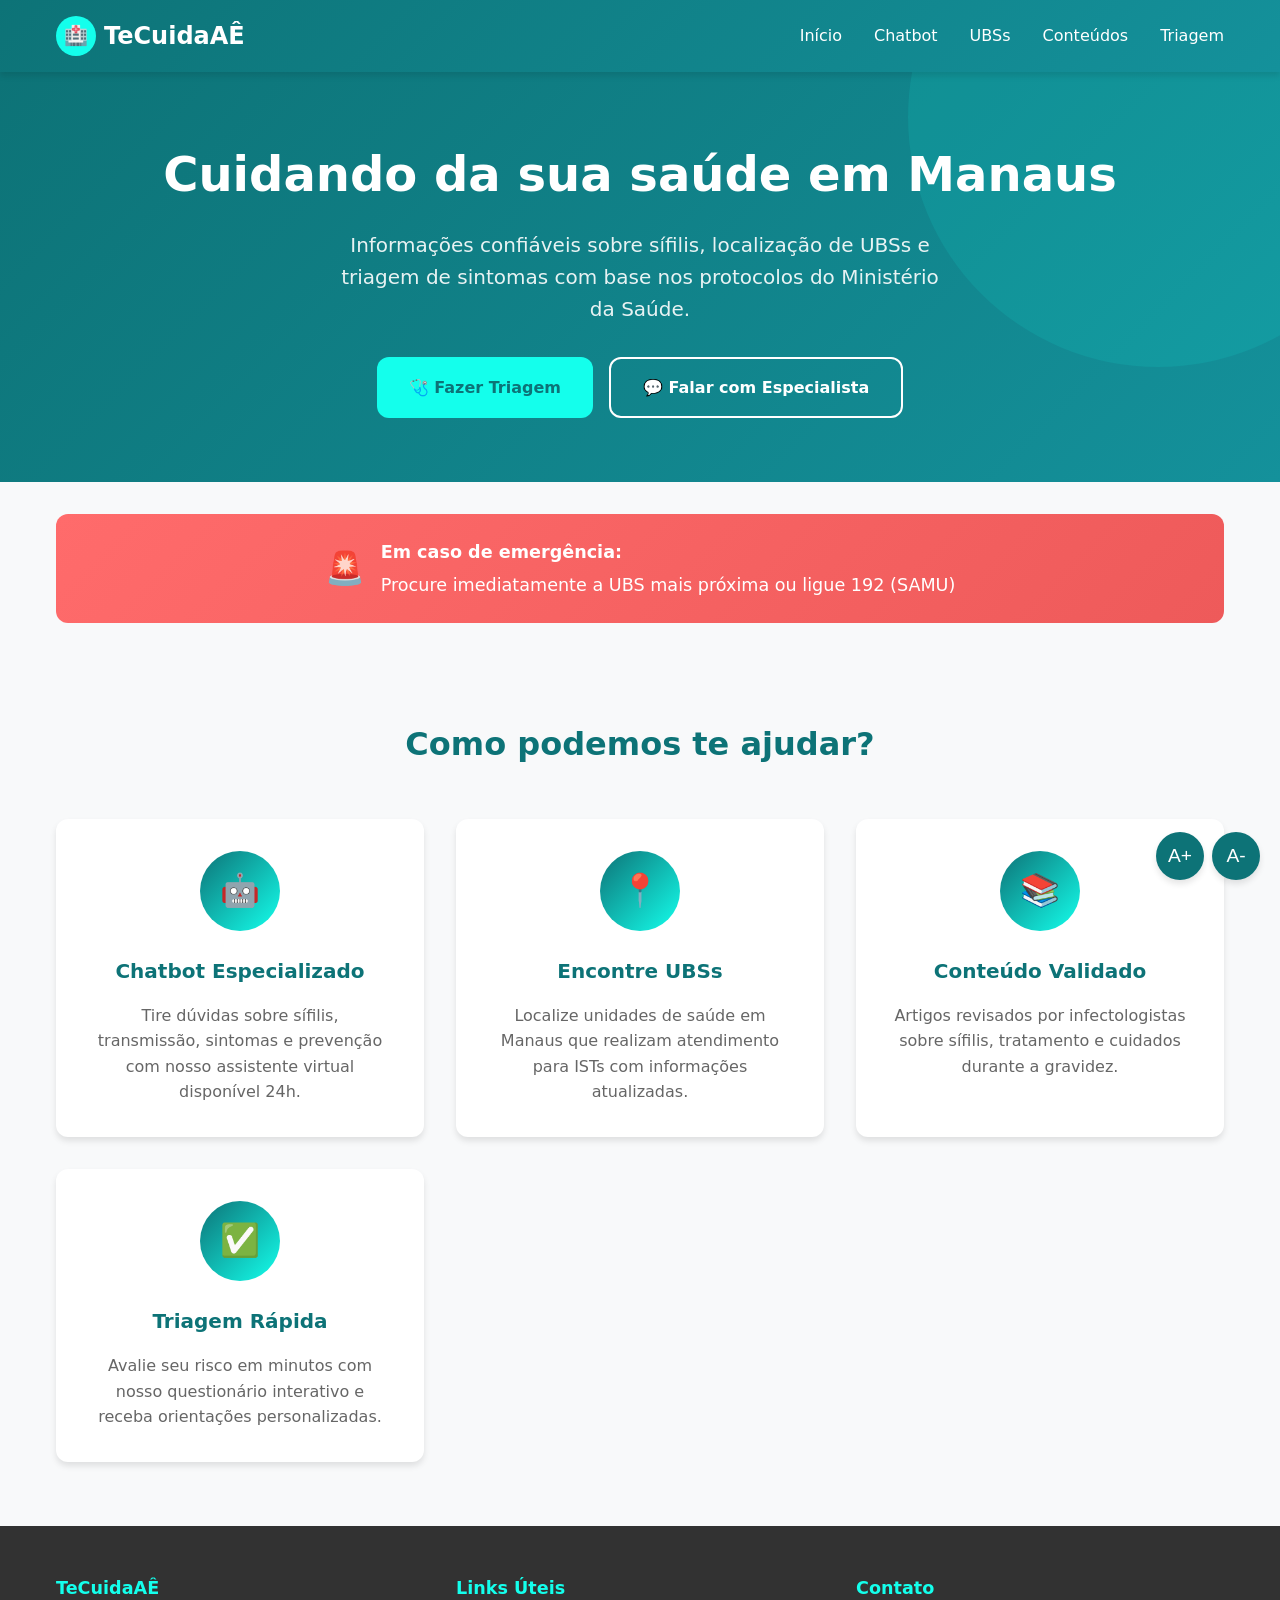
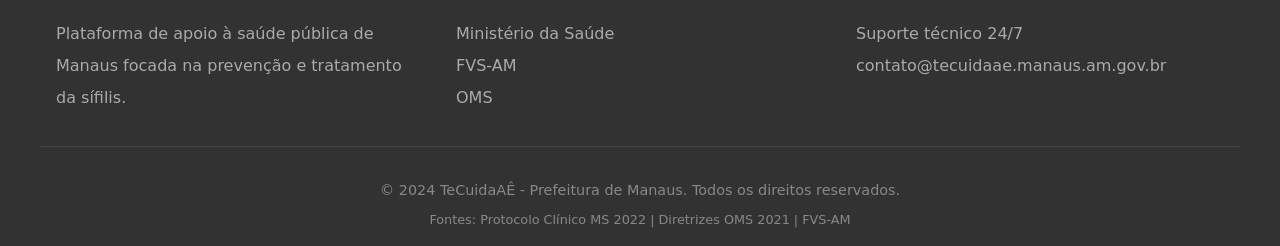
<file: index.html>
<!DOCTYPE html>
<html lang="pt-BR">
<head>
    <meta charset="UTF-8">
    <meta name="viewport" content="width=device-width, initial-scale=1.0">
    <title>TeCuidaAÊ - Cuidando da sua saúde em Manaus</title>
    <link rel="stylesheet" href="css/style.css">
    <link rel="stylesheet" href="css/responsive.css">
</head>
<body>
    <header class="header">
        <nav class="nav container">
            <div class="logo">
                <div class="logo-icon">🏥</div>
                <span>TeCuidaAÊ</span>
            </div>
            <button class="menu-toggle" onclick="toggleMenu()">☰</button>
            <ul class="nav-links" id="navLinks">
                <li><a href="index.html">Início</a></li>
                <li><a href="pages/chatbot.html">Chatbot</a></li>
                <li><a href="pages/mapa.html">UBSs</a></li>
                <li><a href="pages/conteudos.html">Conteúdos</a></li>
                <li><a href="pages/triagem.html">Triagem</a></li>
            </ul>
        </nav>
    </header>

    <section class="hero">
        <div class="container hero-content">
            <h1>Cuidando da sua saúde em Manaus</h1>
            <p>Informações confiáveis sobre sífilis, localização de UBSs e triagem de sintomas com base nos protocolos do Ministério da Saúde.</p>
            <div class="cta-buttons">
                <a href="pages/triagem.html" class="btn btn-primary">🩺 Fazer Triagem</a>
                <a href="pages/chatbot.html" class="btn btn-secondary">💬 Falar com Especialista</a>
            </div>
        </div>
    </section>

    <div class="container">
        <div class="emergency-banner">
            <span style="font-size: 2rem;">🚨</span>
            <div>
                <strong>Em caso de emergência:</strong>
                Procure imediatamente a UBS mais próxima ou ligue 192 (SAMU)
            </div>
        </div>

        <section class="features">
            <h2 class="section-title">Como podemos te ajudar?</h2>
            <div class="features-grid">
                <a href="pages/chatbot.html" class="feature-card">
                    <div class="feature-icon">🤖</div>
                    <h3>Chatbot Especializado</h3>
                    <p>Tire dúvidas sobre sífilis, transmissão, sintomas e prevenção com nosso assistente virtual disponível 24h.</p>
                </a>
                <a href="pages/mapa.html" class="feature-card">
                    <div class="feature-icon">📍</div>
                    <h3>Encontre UBSs</h3>
                    <p>Localize unidades de saúde em Manaus que realizam atendimento para ISTs com informações atualizadas.</p>
                </a>
                <a href="pages/conteudos.html" class="feature-card">
                    <div class="feature-icon">📚</div>
                    <h3>Conteúdo Validado</h3>
                    <p>Artigos revisados por infectologistas sobre sífilis, tratamento e cuidados durante a gravidez.</p>
                </a>
                <a href="pages/triagem.html" class="feature-card">
                    <div class="feature-icon">✅</div>
                    <h3>Triagem Rápida</h3>
                    <p>Avalie seu risco em minutos com nosso questionário interativo e receba orientações personalizadas.</p>
                </a>
            </div>
        </section>
    </div>

    <footer class="footer">
        <div class="container footer-content">
            <div class="footer-section">
                <h4>TeCuidaAÊ</h4>
                <p>Plataforma de apoio à saúde pública de Manaus focada na prevenção e tratamento da sífilis.</p>
            </div>
            <div class="footer-section">
                <h4>Links Úteis</h4>
                <a href="https://www.gov.br/saude/pt-br" target="_blank">Ministério da Saúde</a><br>
                <a href="https://www.fvs.am.gov.br/" target="_blank">FVS-AM</a><br>
                <a href="https://www.who.int/" target="_blank">OMS</a>
            </div>
            <div class="footer-section">
                <h4>Contato</h4>
                <p>Suporte técnico 24/7<br>contato@tecuidaae.manaus.am.gov.br</p>
            </div>
        </div>
        <div class="container footer-bottom">
            <p>&copy; 2024 TeCuidaAÊ - Prefeitura de Manaus. Todos os direitos reservados.</p>
            <p style="font-size: 0.8rem; margin-top: 0.5rem;">Fontes: Protocolo Clínico MS 2022 | Diretrizes OMS 2021 | FVS-AM</p>
        </div>
    </footer>

    <div class="accessibility-bar">
        <button class="accessibility-btn" onclick="changeFontSize(2)" title="Aumentar fonte">A+</button>
        <button class="accessibility-btn" onclick="changeFontSize(-2)" title="Diminuir fonte">A-</button>
    </div>

    <script>
        function toggleMenu() {
            document.getElementById('navLinks').classList.toggle('active');
        }

        let currentFontSize = 16;
        function changeFontSize(delta) {
            currentFontSize = Math.max(12, Math.min(24, currentFontSize + delta));
            document.documentElement.style.fontSize = currentFontSize + 'px';
        }
    </script>
</body>
</html>
</file>
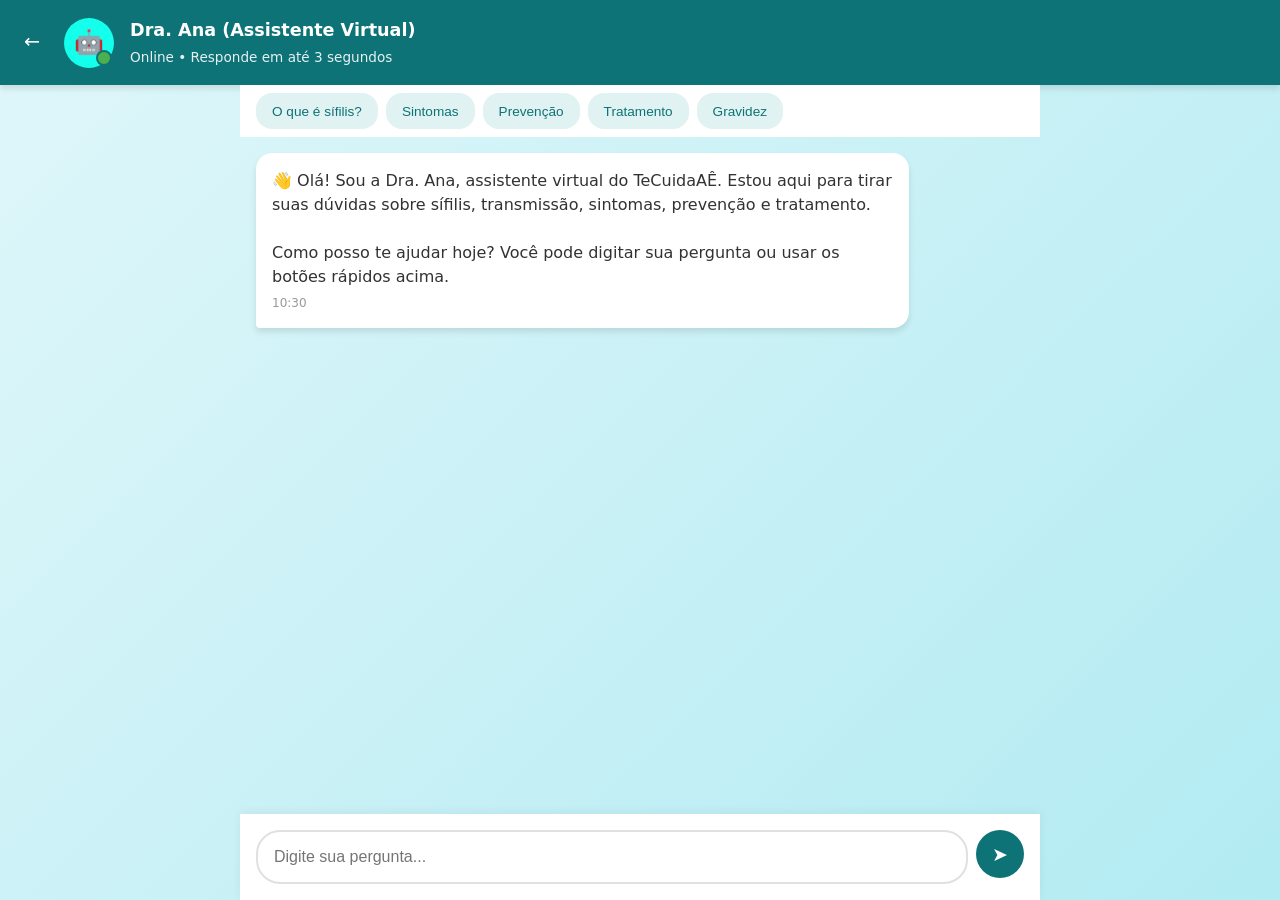
<file: pages/chatbot.html>
<!DOCTYPE html>
<html lang="pt-BR">
<head>
    <meta charset="UTF-8">
    <meta name="viewport" content="width=device-width, initial-scale=1.0">
    <title>Chatbot - TeCuidaAÊ</title>
    <link rel="stylesheet" href="../css/style.css">
    <style>
        body {
            background: linear-gradient(135deg, #e0f7fa 0%, #b2ebf2 100%);
            height: 100vh;
            display: flex;
            flex-direction: column;
        }

        .chat-header {
            background: var(--primary);
            color: var(--white);
            padding: 1rem;
            display: flex;
            align-items: center;
            gap: 1rem;
            box-shadow: var(--shadow);
        }

        .back-btn {
            color: var(--white);
            text-decoration: none;
            font-size: 1.2rem;
            padding: 0.5rem;
        }

        .bot-avatar {
            width: 50px;
            height: 50px;
            background: var(--secondary);
            border-radius: 50%;
            display: flex;
            align-items: center;
            justify-content: center;
            font-size: 1.5rem;
            position: relative;
        }

        .bot-avatar::after {
            content: '';
            position: absolute;
            bottom: 2px;
            right: 2px;
            width: 12px;
            height: 12px;
            background: #4CAF50;
            border-radius: 50%;
            border: 2px solid var(--primary);
        }

        .header-info h2 {
            font-size: 1.1rem;
            margin-bottom: 0.2rem;
        }

        .header-info p {
            font-size: 0.85rem;
            opacity: 0.9;
        }

        .chat-container {
            flex: 1;
            overflow-y: auto;
            padding: 1rem;
            display: flex;
            flex-direction: column;
            gap: 1rem;
            max-width: 800px;
            margin: 0 auto;
            width: 100%;
        }

        .message {
            max-width: 85%;
            padding: 1rem;
            border-radius: 16px;
            animation: fadeIn 0.3s ease;
            line-height: 1.5;
        }

        .bot-message {
            background: var(--white);
            align-self: flex-start;
            border-bottom-left-radius: 4px;
            box-shadow: var(--shadow);
        }

        .user-message {
            background: var(--primary);
            color: var(--white);
            align-self: flex-end;
            border-bottom-right-radius: 4px;
        }

        .typing-indicator {
            display: none;
            align-self: flex-start;
            background: var(--white);
            padding: 1rem 1.5rem;
            border-radius: 16px;
            border-bottom-left-radius: 4px;
            box-shadow: var(--shadow);
        }

        .typing-indicator.active {
            display: flex;
            gap: 0.3rem;
        }

        .typing-indicator span {
            width: 8px;
            height: 8px;
            background: var(--primary);
            border-radius: 50%;
            animation: bounce 1.4s infinite ease-in-out both;
        }

        .typing-indicator span:nth-child(1) { animation-delay: -0.32s; }
        .typing-indicator span:nth-child(2) { animation-delay: -0.16s; }

        @keyframes bounce {
            0%, 80%, 100% { transform: scale(0); }
            40% { transform: scale(1); }
        }

        .quick-replies {
            display: flex;
            flex-wrap: wrap;
            gap: 0.5rem;
            margin-top: 0.5rem;
        }

        .quick-reply {
            background: transparent;
            border: 2px solid var(--primary);
            color: var(--primary);
            padding: 0.5rem 1rem;
            border-radius: 20px;
            cursor: pointer;
            font-size: 0.9rem;
            transition: all 0.3s;
            min-height: 44px;
        }

        .quick-reply:hover {
            background: var(--primary);
            color: var(--white);
        }

        .source-tag {
            font-size: 0.75rem;
            color: #666;
            margin-top: 0.5rem;
            padding-top: 0.5rem;
            border-top: 1px solid #eee;
            font-style: italic;
        }

        .input-area {
            background: var(--white);
            padding: 1rem;
            display: flex;
            gap: 0.5rem;
            box-shadow: 0 -2px 10px rgba(0,0,0,0.05);
            max-width: 800px;
            margin: 0 auto;
            width: 100%;
        }

        .input-wrapper {
            flex: 1;
            position: relative;
        }

        .message-input {
            width: 100%;
            padding: 1rem 3rem 1rem 1rem;
            border: 2px solid #e0e0e0;
            border-radius: 24px;
            font-size: 1rem;
            outline: none;
            transition: border-color 0.3s;
            min-height: 48px;
        }

        .message-input:focus {
            border-color: var(--primary);
        }

        .send-btn {
            width: 48px;
            height: 48px;
            background: var(--primary);
            color: var(--white);
            border: none;
            border-radius: 50%;
            cursor: pointer;
            font-size: 1.2rem;
            transition: all 0.3s;
            display: flex;
            align-items: center;
            justify-content: center;
        }

        .send-btn:hover {
            background: #14919b;
            transform: scale(1.05);
        }

        .send-btn:disabled {
            opacity: 0.5;
            cursor: not-allowed;
        }

        .timestamp {
            font-size: 0.75rem;
            color: #999;
            margin-top: 0.3rem;
        }

        .suggestion-chips {
            display: flex;
            gap: 0.5rem;
            overflow-x: auto;
            padding: 0.5rem 1rem;
            background: var(--white);
            max-width: 800px;
            margin: 0 auto;
            width: 100%;
        }

        .chip {
            background: #e0f2f1;
            color: var(--primary);
            padding: 0.5rem 1rem;
            border-radius: 16px;
            font-size: 0.85rem;
            white-space: nowrap;
            cursor: pointer;
            border: none;
            min-height: 36px;
        }

        @media (max-width: 480px) {
            .message { max-width: 90%; }
            .chat-header { padding: 0.8rem; }
        }
    </style>
</head>
<body>
    <div class="chat-header">
        <a href="../index.html" class="back-btn">←</a>
        <div class="bot-avatar">🤖</div>
        <div class="header-info">
            <h2>Dra. Ana (Assistente Virtual)</h2>
            <p>Online • Responde em até 3 segundos</p>
        </div>
    </div>

    <div class="suggestion-chips">
        <button class="chip" onclick="sendQuick('O que é sífilis?')">O que é sífilis?</button>
        <button class="chip" onclick="sendQuick('Sintomas')">Sintomas</button>
        <button class="chip" onclick="sendQuick('Como se proteger')">Prevenção</button>
        <button class="chip" onclick="sendQuick('Tratamento')">Tratamento</button>
        <button class="chip" onclick="sendQuick('Sífilis na gravidez')">Gravidez</button>
    </div>

    <div class="chat-container" id="chatContainer">
        <div class="message bot-message">
            👋 Olá! Sou a Dra. Ana, assistente virtual do TeCuidaAÊ. Estou aqui para tirar suas dúvidas sobre sífilis, transmissão, sintomas, prevenção e tratamento.<br><br>
            Como posso te ajudar hoje? Você pode digitar sua pergunta ou usar os botões rápidos acima.
            <div class="timestamp">10:30</div>
        </div>
    </div>

    <div class="typing-indicator" id="typingIndicator">
        <span></span>
        <span></span>
        <span></span>
    </div>

    <div class="input-area">
        <div class="input-wrapper">
            <input type="text" class="message-input" id="messageInput" placeholder="Digite sua pergunta..." onkeypress="handleKeyPress(event)">
        </div>
        <button class="send-btn" id="sendBtn" onclick="sendMessage()">➤</button>
    </div>

    <script src="../js/chatbot.js"></script>
</body>
</html>
</file>
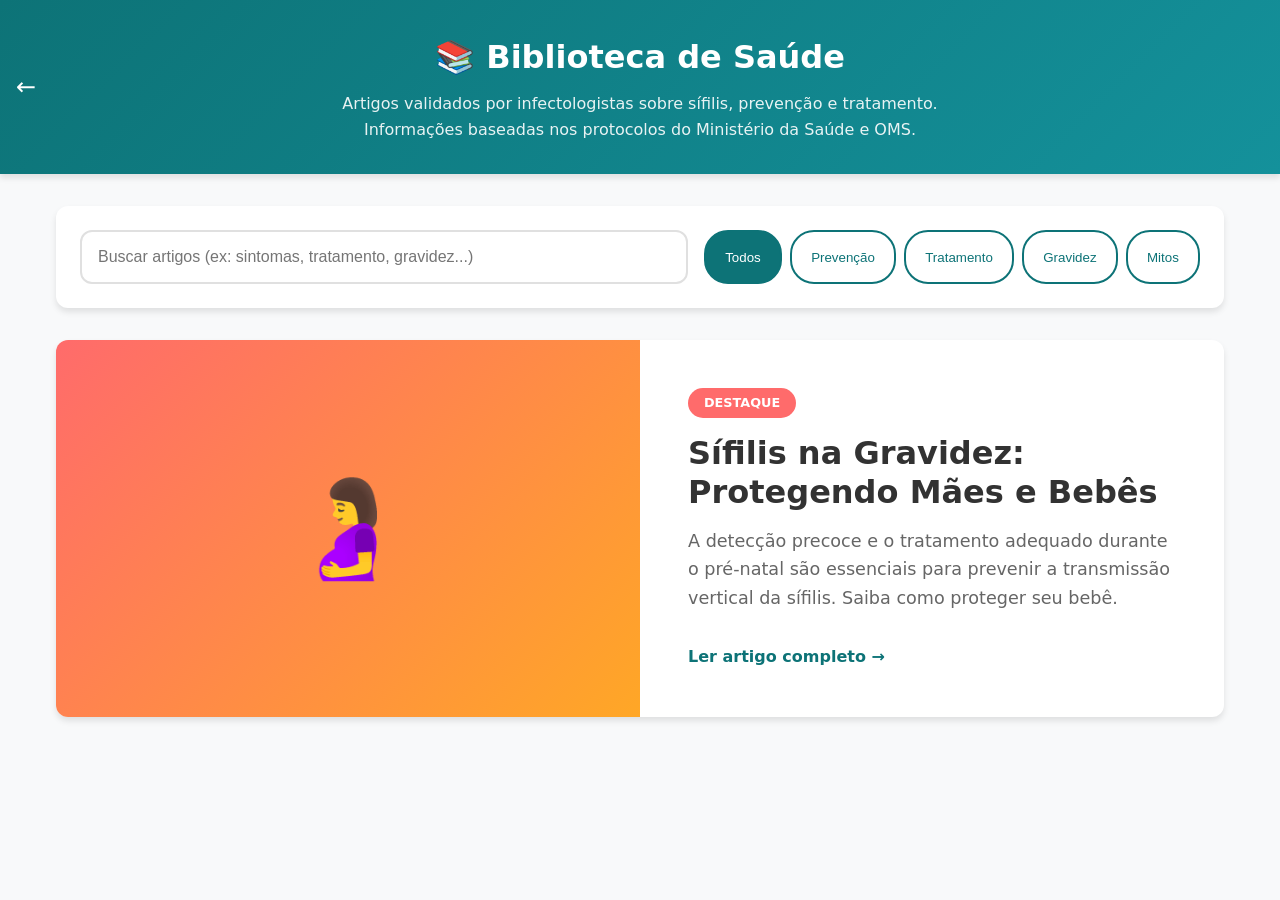
<file: pages/conteudos.html>
<!DOCTYPE html>
<html lang="pt-BR">
<head>
    <meta charset="UTF-8">
    <meta name="viewport" content="width=device-width, initial-scale=1.0">
    <title>Conteúdos Educativos - TeCuidaAÊ</title>
    <link rel="stylesheet" href="../css/style.css">
    <style>
        .header {
            background: linear-gradient(135deg, var(--primary) 0%, #14919b 100%);
            color: var(--white);
            padding: 2rem 0;
            text-align: center;
            position: relative;
        }

        .back-btn {
            position: absolute;
            left: 1rem;
            top: 50%;
            transform: translateY(-50%);
            color: var(--white);
            text-decoration: none;
            font-size: 1.5rem;
        }

        .header h1 {
            font-size: 2rem;
            margin-bottom: 0.5rem;
        }

        .header p {
            opacity: 0.9;
            max-width: 600px;
            margin: 0 auto;
        }

        .search-section {
            background: var(--white);
            padding: 1.5rem;
            border-radius: var(--radius);
            box-shadow: var(--shadow);
            margin: 2rem 0;
            display: flex;
            gap: 1rem;
            flex-wrap: wrap;
        }

        .search-input {
            flex: 1;
            min-width: 250px;
            padding: 1rem;
            border: 2px solid #e0e0e0;
            border-radius: var(--radius);
            font-size: 1rem;
            outline: none;
        }

        .search-input:focus {
            border-color: var(--primary);
        }

        .category-filters {
            display: flex;
            gap: 0.5rem;
            flex-wrap: wrap;
        }

        .cat-btn {
            padding: 0.8rem 1.2rem;
            border: 2px solid var(--primary);
            background: transparent;
            color: var(--primary);
            border-radius: 24px;
            cursor: pointer;
            font-weight: 500;
            transition: all 0.3s;
            min-height: 48px;
        }

        .cat-btn:hover, .cat-btn.active {
            background: var(--primary);
            color: var(--white);
        }

        .articles-grid {
            display: grid;
            grid-template-columns: repeat(auto-fit, minmax(350px, 1fr));
            gap: 2rem;
            margin-bottom: 3rem;
        }

        .article-card {
            background: var(--white);
            border-radius: var(--radius);
            overflow: hidden;
            box-shadow: var(--shadow);
            transition: transform 0.3s;
            display: flex;
            flex-direction: column;
            cursor: pointer;
        }

        .article-card:hover {
            transform: translateY(-5px);
            box-shadow: 0 8px 16px rgba(0,0,0,0.1);
        }

        .article-image {
            height: 200px;
            background: linear-gradient(135deg, var(--primary), var(--secondary));
            display: flex;
            align-items: center;
            justify-content: center;
            font-size: 4rem;
            position: relative;
        }

        .article-category {
            position: absolute;
            top: 1rem;
            left: 1rem;
            background: rgba(255,255,255,0.95);
            padding: 0.3rem 0.8rem;
            border-radius: 16px;
            font-size: 0.8rem;
            font-weight: bold;
            color: var(--primary);
        }

        .article-content {
            padding: 1.5rem;
            flex: 1;
            display: flex;
            flex-direction: column;
        }

        .article-title {
            font-size: 1.3rem;
            color: var(--primary);
            margin-bottom: 0.5rem;
            line-height: 1.3;
        }

        .article-excerpt {
            color: #666;
            font-size: 0.95rem;
            line-height: 1.6;
            margin-bottom: 1rem;
            flex: 1;
        }

        .article-meta {
            display: flex;
            justify-content: space-between;
            align-items: center;
            padding-top: 1rem;
            border-top: 1px solid #eee;
            font-size: 0.85rem;
            color: #888;
        }

        .source-footer {
            background: #e0f2f1;
            padding: 0.8rem 1.5rem;
            font-size: 0.75rem;
            color: var(--primary);
            font-style: italic;
            border-top: 1px solid #b2dfdb;
        }

        .featured-article {
            grid-column: 1 / -1;
            display: grid;
            grid-template-columns: 1fr 1fr;
            gap: 0;
            background: var(--white);
            border-radius: var(--radius);
            overflow: hidden;
            box-shadow: var(--shadow);
        }

        .featured-image {
            min-height: 300px;
            background: linear-gradient(135deg, #ff6b6b, #ffa726);
            display: flex;
            align-items: center;
            justify-content: center;
            font-size: 6rem;
        }

        .featured-content {
            padding: 3rem;
            display: flex;
            flex-direction: column;
            justify-content: center;
        }

        .featured-tag {
            background: var(--accent);
            color: var(--white);
            padding: 0.3rem 1rem;
            border-radius: 16px;
            font-size: 0.8rem;
            font-weight: bold;
            display: inline-block;
            width: fit-content;
            margin-bottom: 1rem;
        }

        .featured-title {
            font-size: 2rem;
            color: var(--dark);
            margin-bottom: 1rem;
            line-height: 1.2;
        }

        .featured-text {
            font-size: 1.1rem;
            color: #666;
            margin-bottom: 2rem;
        }

        @media (max-width: 768px) {
            .articles-grid {
                grid-template-columns: 1fr;
            }
            
            .featured-article {
                grid-template-columns: 1fr;
            }
            
            .featured-content {
                padding: 1.5rem;
            }
        }

        .modal {
            display: none;
            position: fixed;
            top: 0;
            left: 0;
            width: 100%;
            height: 100%;
            background: rgba(0,0,0,0.8);
            z-index: 2000;
            overflow-y: auto;
        }

        .modal-content {
            background: var(--white);
            max-width: 800px;
            margin: 2rem auto;
            border-radius: var(--radius);
            position: relative;
            animation: slideUp 0.3s ease;
        }

        @keyframes slideUp {
            from { transform: translateY(50px); opacity: 0; }
            to { transform: translateY(0); opacity: 1; }
        }

        .modal-header {
            background: var(--primary);
            color: var(--white);
            padding: 2rem;
            border-radius: var(--radius) var(--radius) 0 0;
            position: relative;
        }

        .modal-close {
            position: absolute;
            top: 1rem;
            right: 1rem;
            background: rgba(255,255,255,0.2);
            border: none;
            color: var(--white);
            width: 40px;
            height: 40px;
            border-radius: 50%;
            cursor: pointer;
            font-size: 1.5rem;
            display: flex;
            align-items: center;
            justify-content: center;
        }

        .modal-body {
            padding: 2rem;
        }

        .modal-body h2 {
            color: var(--primary);
            margin: 1.5rem 0 0.5rem;
        }

        .modal-body p {
            margin-bottom: 1rem;
            line-height: 1.8;
        }

        .infographic {
            background: #f5f5f5;
            padding: 1.5rem;
            border-radius: 8px;
            margin: 1.5rem 0;
            text-align: center;
        }

        .references {
            background: #e0f2f1;
            padding: 1rem;
            border-radius: 8px;
            margin-top: 2rem;
            font-size: 0.9rem;
        }

        .references h4 {
            color: var(--primary);
            margin-bottom: 0.5rem;
        }
    </style>
</head>
<body>
    <header class="header">
        <a href="../index.html" class="back-btn">←</a>
        <h1>📚 Biblioteca de Saúde</h1>
        <p>Artigos validados por infectologistas sobre sífilis, prevenção e tratamento. Informações baseadas nos protocolos do Ministério da Saúde e OMS.</p>
    </header>

    <div class="container">
        <div class="search-section">
            <input type="text" class="search-input" placeholder="Buscar artigos (ex: sintomas, tratamento, gravidez...)" id="searchInput">
            <div class="category-filters">
                <button class="cat-btn active" onclick="filterCategory('all')">Todos</button>
                <button class="cat-btn" onclick="filterCategory('prevencao')">Prevenção</button>
                <button class="cat-btn" onclick="filterCategory('tratamento')">Tratamento</button>
                <button class="cat-btn" onclick="filterCategory('gravidez')">Gravidez</button>
                <button class="cat-btn" onclick="filterCategory('mitos')">Mitos</button>
            </div>
        </div>

        <div class="articles-grid" id="articlesGrid">
            <!-- Artigo em Destaque -->
            <article class="featured-article" onclick="openArticle(0)">
                <div class="featured-image">🤰</div>
                <div class="featured-content">
                    <span class="featured-tag">DESTAQUE</span>
                    <h2 class="featured-title">Sífilis na Gravidez: Protegendo Mães e Bebês</h2>
                    <p class="featured-text">A detecção precoce e o tratamento adequado durante o pré-natal são essenciais para prevenir a transmissão vertical da sífilis. Saiba como proteger seu bebê.</p>
                    <span style="color: var(--primary); font-weight: 600;">Ler artigo completo →</span>
                </div>
            </article>

            <!-- Artigos serão inseridos via JS -->
        </div>
    </div>

    <div class="modal" id="articleModal">
        <div class="modal-content">
            <div class="modal-header">
                <button class="modal-close" onclick="closeModal()">×</button>
                <h2 id="modalTitle">Título do Artigo</h2>
                <p id="modalCategory">Categoria</p>
            </div>
            <div class="modal-body" id="modalBody"></div>
        </div>
    </div>

    <script>
        const articles = [
            {
                id: 1,
                title: "O que é Sífilis? Entendendo a Doença",
                category: "basico",
                categoryLabel: "Conceitos Básicos",
                icon: "🔬",
                excerpt: "A sífilis é uma infecção causada pela bactéria Treponema pallidum. Conheça suas fases, sintomas e como ela afeta o organismo ao longo do tempo.",
                readTime: "5 min",
                content: `
                    <p>A sífilis é uma Infecção Sexualmente Transmissível (IST) causada pela bactéria <em>Treponema pallidum</em>. É uma doença sistêmica, ou seja, pode afetar várias partes do corpo se não for tratada adequadamente.</p>
                    
                    <h2>Fases da Sífilis</h2>
                    <p><strong>1. Sífilis Primária:</strong> Caracteriza-se pelo aparecimento de uma lesão chamada "cancro" ou "chuancro", geralmente indolor, nos genitais, ânus ou boca. Aparece em média 21 dias após a contaminação.</p>
                    
                    <p><strong>2. Sífilis Secundária:</strong> Se não tratada, a doença evolui com manchas na pele, febre, mal-estar geral, queda de cabelo e lesões em mucosas. Pode ser confundida com outras doenças.</p>
                    
                    <p><strong>3. Sífilis Latente:</strong> Período sem sintomas aparentes, mas a bactéria permanece no organismo causando danos internos.</p>
                    
                    <p><strong>4. Sífilis Terciária:</strong> Fase mais grave, com comprometimento de órgãos como coração, cérebro, ossos e pele.</p>
                    
                    <div class="infographic">
                        <div style="font-size: 3rem;">📊</div>
                        <p><strong>Infográfico:</strong> Evolução temporal da sífilis sem tratamento</p>
                        <p style="font-size: 0.9rem; color: #666; margin-top: 0.5rem;">Dias 0-90: Primária | Dias 90-365: Secundária | Após 1 ano: Latente/Terciária</p>
                    </div>
                `,
                references: "Protocolo Clínico e Diretrizes Terapêuticas para Atenção Integral às Pessoas com ISTs. Ministério da Saúde, 2022."
            },
            {
                id: 2,
                title: "Como se Proteger da Sífilis",
                category: "prevencao",
                categoryLabel: "Prevenção",
                icon: "🛡️",
                excerpt: "Prevenir a sífilis é simples e eficaz. Conheça os métodos de proteção, importância do uso de preservativos e dos testes regulares.",
                readTime: "4 min",
                content: `
                    <p>A prevenção da sífilis é fundamental para o controle da doença. Veja as principais medidas de proteção:</p>
                    
                    <h2>Uso Consistente de Preservativos</h2>
                    <p>O uso correto da camisinha (masculina ou feminina) em todas as relações sexuais (vaginais, anais e orais) é a forma mais eficaz de prevenir a transmissão da sífilis.</p>
                    
                    <h2>Testagem Regular</h2>
                    <p>Pessoas com vida sexual ativa devem fazer testes para sífilis anualmente, ou mais frequentemente se tiverem múltiplos parceiros. O teste é rápido, gratuito e disponível no SUS.</p>
                    
                    <h2>Diálogo com Parceiros</h2>
                    <p>Conversar abertamente sobre saúde sexual com parceiros é essencial. Se diagnosticado, informe seus parceiros para que também possam fazer o teste e, se necessário, o tratamento.</p>
                    
                    <div class="infographic">
                        <div style="display: grid; grid-template-columns: repeat(3, 1fr); gap: 1rem; text-align: center;">
                            <div>
                                <div style="font-size: 2rem;">🧪</div>
                                <p style="font-size: 0.9rem; margin-top: 0.5rem;"><strong>Teste</strong><br>Anualmente</p>
                            </div>
                            <div>
                                <div style="font-size: 2rem;">💬</div>
                                <p style="font-size: 0.9rem; margin-top: 0.5rem;"><strong>Converse</strong><br>Com parceiros</p>
                            </div>
                            <div>
                                <div style="font-size: 2rem;">🩺</div>
                                <p style="font-size: 0.9rem; margin-top: 0.5rem;"><strong>Trate</strong><br>Se diagnosticado</p>
                            </div>
                        </div>
                    </div>
                `,
                references: "Diretrizes da Organização Mundial da Saúde (OMS) para o tratamento das ISTs, 2021."
            },
            {
                id: 3,
                title: "Tratamento Passo a Passo",
                category: "tratamento",
                categoryLabel: "Tratamento",
                icon: "💉",
                excerpt: "O tratamento da sífilis é simples, gratuito e altamente eficaz. Entenda como funciona o tratamento com penicilina benzatina.",
                readTime: "6 min",
                content: `
                    <p>O tratamento da sífilis é feito com <strong>penicilina benzatina</strong> benzatina, administrada por via intramuscular, de forma gratuita em todas as unidades de saúde do SUS.</p>
                    
                    <h2>Esquema de Tratamento</h2>
                    <p><strong>Sífilis primária, secundária ou latente recente:</strong> Uma dose única de 2,4 milhões de unidades de penicilina benzatina.</p>
                    
                    <p><strong>Sífilis latente tardia ou terciária:</strong> Três doses de 2,4 milhões de unidades, com intervalo de 7 dias entre cada aplicação.</p>
                    
                    <h2>Importante</h2>
                    <ul style="margin-left: 1.5rem; margin-bottom: 1rem;">
                        <li>O tratamento deve ser completado mesmo que os sintomas desapareçam</li>
                        <li>Todos os parceiros sexuais dos últimos 3 meses devem ser tratados</li>
                        <li>Abstinência sexual ou uso de preservativo até a cura completa</li>
                        <li>Retorno para teste de controle após 6 meses</li>
                    </ul>
                    
                    <div class="infographic">
                        <p style="font-size: 1.2rem; margin-bottom: 1rem;"><strong>Fluxo do Tratamento</strong></p>
                        <div style="display: flex; align-items: center; justify-content: center; gap: 0.5rem; flex-wrap: wrap;">
                            <span style="background: var(--primary); color: white; padding: 0.5rem 1rem; border-radius: 20px;">Diagnóstico</span>
                            <span>→</span>
                            <span style="background: var(--primary); color: white; padding: 0.5rem 1rem; border-radius: 20px;">Aplicação</span>
                            <span>→</span>
                            <span style="background: var(--primary); color: white; padding: 0.5rem 1rem; border-radius: 20px;">Parceiros</span>
                            <span>→</span>
                            <span style="background: var(--primary); color: white; padding: 0.5rem 1rem; border-radius: 20px;">Cura</span>
                        </div>
                    </div>
                `,
                references: "Protocolo Clínico e Diretrizes Terapêuticas para Atenção Integral às Pessoas com ISTs. Ministério da Saúde, 2022."
            },
            {
                id: 4,
                title: "Mitos e Verdades sobre Sífilis",
                category: "mitos",
                categoryLabel: "Mitos vs Fatos",
                icon: "❓",
                excerpt: "Existem muitas informações incorretas sobre a sífilis. Separamos os principais mitos e as verdades científicas sobre a doença.",
                readTime: "5 min",
                content: `
                    <h2>Mito 1: "Sífilis tem cura?"</h2>
                    <p><strong>VERDADE:</strong> Sim! A sífilis tem cura quando tratada adequadamente com penicilina benzatina. O tratamento é gratuito e disponível no SUS.</p>
                    
                    <h2>Mito 2: "Só pega sífilis quem tem muitos parceiros"</h2>
                    <p><strong>VERDADE:</strong> Basta uma relação sexual desprotegida com uma pessoa infectada para contrair a doença. A quantidade de parceiros não determina o risco.</p>
                    
                    <h2>Mito 3: "Se não tiver sintomas, não precisa tratar"</h2>
                    <p><strong>VERDADE:</strong> A fase latente da sífilis não apresenta sintomas, mas a bactéria continua causando danos graves ao organismo e pode ser transmitida.</p>
                    
                    <h2>Mito 4: "Banheiro público transmite sífilis"</h2>
                    <p><strong>VERDADE:</strong> Não. A sífilis é transmitida principalmente por relação sexual desprotegida, transmissão vertical (mãe para filho) ou contato direto com lesões (raro).</p>
                    
                    <div class="infographic" style="background: #fff3e0;">
                        <p style="font-size: 1.1rem; color: #e65100;"><strong>⚠️ Lembre-se:</strong></p>
</file>
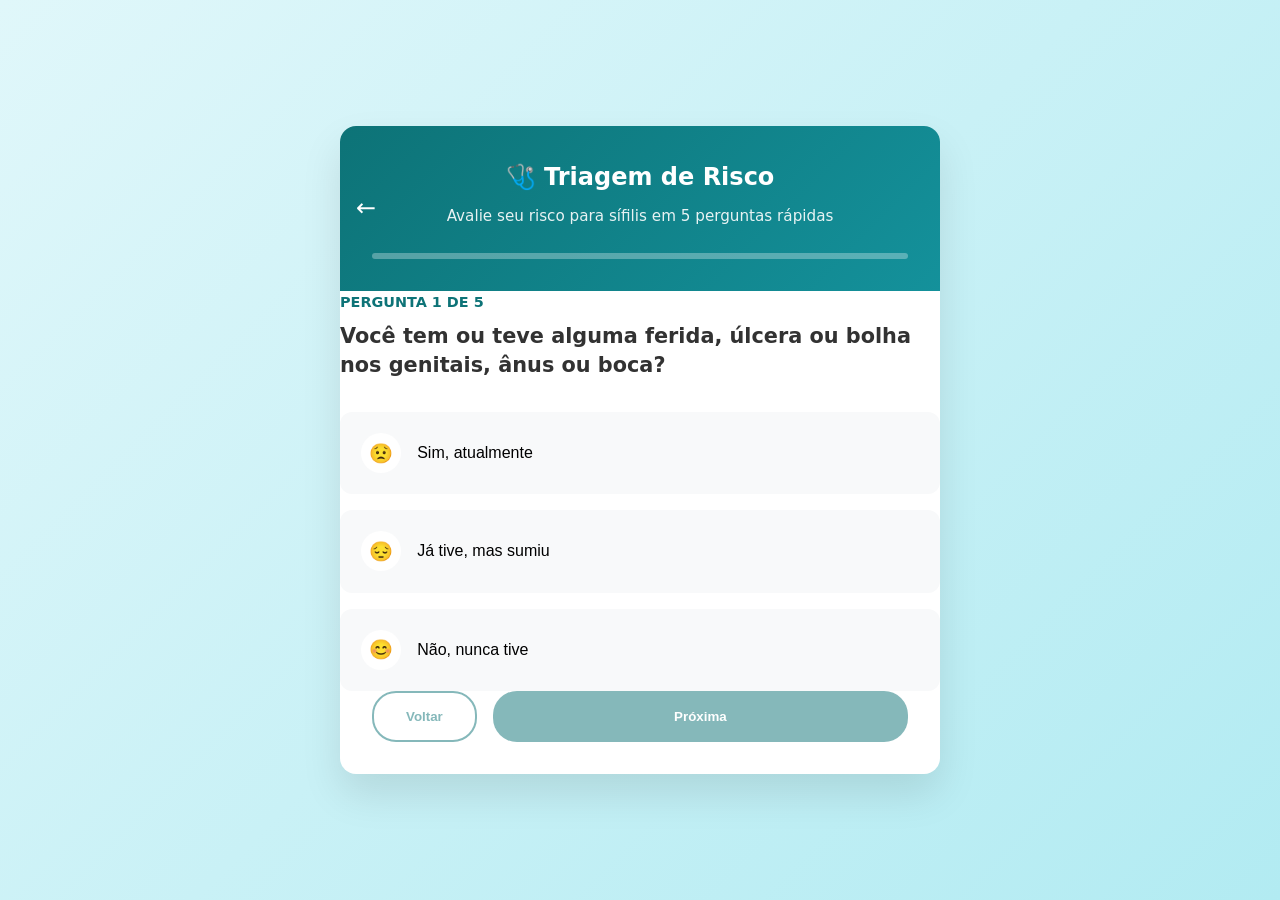
<file: pages/triagem.html>
<!DOCTYPE html>
<html lang="pt-BR">
<head>
    <meta charset="UTF-8">
    <meta name="viewport" content="width=device-width, initial-scale=1.0">
    <title>Triagem de Sintomas - TeCuidaAÊ</title>
    <link rel="stylesheet" href="../css/style.css">
    <style>
        body {
            background: linear-gradient(135deg, #e0f7fa 0%, #b2ebf2 100%);
            min-height: 100vh;
            display: flex;
            align-items: center;
            justify-content: center;
            padding: 1rem;
        }

        .triagem-container {
            background: var(--white);
            width: 100%;
            max-width: 600px;
            border-radius: 16px;
            box-shadow: 0 20px 40px rgba(0,0,0,0.1);
            overflow: hidden;
        }

        .triagem-header {
            background: linear-gradient(135deg, var(--primary) 0%, #14919b 100%);
            color: var(--white);
            padding: 2rem;
            text-align: center;
            position: relative;
        }

        .back-btn {
            position: absolute;
            left: 1rem;
            top: 50%;
            transform: translateY(-50%);
            color: var(--white);
            text-decoration: none;
            font-size: 1.5rem;
        }

        .triagem-header h1 {
            font-size: 1.5rem;
            margin-bottom: 0.5rem;
        }

        .triagem-header p {
            opacity: 0.9;
            font-size: 0.95rem;
        }

        .progress-bar {
            height: 6px;
            background: rgba(255,255,255,0.3);
            margin-top: 1.5rem;
            border-radius: 3px;
            overflow: hidden;
        }

        .progress-fill {
            height: 100%;
            background: var(--secondary);
            transition: width 0.5s ease;
            width: 0%;
        }

        .question-container {
            padding: 2rem;
            min-height: 400px;
        }

        .question {
            display: none;
            animation: fadeIn 0.5s ease;
        }

        .question.active {
            display: block;
        }

        @keyframes fadeIn {
            from { opacity: 0; transform: translateX(20px); }
            to { opacity: 1; transform: translateX(0); }
        }

        .question-number {
            color: var(--primary);
            font-weight: bold;
            font-size: 0.9rem;
            margin-bottom: 0.5rem;
            display: block;
        }

        .question-text {
            font-size: 1.3rem;
            color: var(--dark);
            margin-bottom: 2rem;
            line-height: 1.4;
        }

        .options {
            display: flex;
            flex-direction: column;
            gap: 1rem;
        }

        .option-btn {
            background: var(--light);
            border: 2px solid transparent;
            padding: 1.2rem;
            border-radius: 12px;
            cursor: pointer;
            text-align: left;
            font-size: 1rem;
            transition: all 0.3s;
            display: flex;
            align-items: center;
            gap: 1rem;
            min-height: 60px;
            width: 100%;
        }

        .option-btn:hover {
            border-color: var(--primary);
            background: #e0f2f1;
            transform: translateX(5px);
        }

        .option-icon {
            width: 40px;
            height: 40px;
            background: var(--white);
            border-radius: 50%;
            display: flex;
            align-items: center;
            justify-content: center;
            font-size: 1.2rem;
            flex-shrink: 0;
        }

        .navigation {
            display: flex;
            justify-content: space-between;
            padding: 0 2rem 2rem;
            gap: 1rem;
        }

        .nav-btn {
            padding: 1rem 2rem;
            border: none;
            border-radius: 24px;
            cursor: pointer;
            font-weight: 600;
            transition: all 0.3s;
            min-height: 48px;
        }

        .nav-btn:disabled {
            opacity: 0.5;
            cursor: not-allowed;
        }

        .nav-btn.prev {
            background: transparent;
            color: var(--primary);
            border: 2px solid var(--primary);
        }

        .nav-btn.next {
            background: var(--primary);
            color: var(--white);
            flex: 1;
        }

        .nav-btn.next:hover:not(:disabled) {
            background: #14919b;
        }

        /* Resultados */
        .result-container {
            display: none;
            padding: 2rem;
            text-align: center;
            animation: fadeIn 0.5s ease;
        }

        .result-icon {
            width: 100px;
            height: 100px;
            border-radius: 50%;
            display: flex;
            align-items: center;
            justify-content: center;
            font-size: 3rem;
            margin: 0 auto 1.5rem;
        }

        .result-baixo .result-icon { background: #e8f5e9; color: var(--success); }
        .result-moderado .result-icon { background: #fff3e0; color: var(--warning); }
        .result-alto .result-icon { background: #ffebee; color: var(--accent); }

        .result-title {
            font-size: 1.5rem;
            margin-bottom: 1rem;
        }

        .result-baixo .result-title { color: var(--success); }
        .result-moderado .result-title { color: var(--warning); }
        .result-alto .result-title { color: var(--accent); }

        .result-text {
            color: #666;
            margin-bottom: 2rem;
            line-height: 1.6;
        }

        .action-cards {
            display: grid;
            gap: 1rem;
            margin-bottom: 2rem;
        }

        .action-card {
            background: var(--light);
            padding: 1.5rem;
            border-radius: 12px;
            text-align: left;
        }

        .action-card h4 {
            color: var(--primary);
            margin-bottom: 0.5rem;
            display: flex;
            align-items: center;
            gap: 0.5rem;
        }

        .btn-action {
            display: inline-block;
            background: var(--primary);
            color: var(--white);
            padding: 1rem 2rem;
            border-radius: 24px;
            text-decoration: none;
            font-weight: 600;
            margin-top: 1rem;
            transition: all 0.3s;
            min-height: 48px;
        }

        .btn-action:hover {
            background: #14919b;
            transform: translateY(-2px);
        }

        .disclaimer {
            background: #fff3e0;
            border-left: 4px solid var(--warning);
            padding: 1rem;
            margin-top: 2rem;
            font-size: 0.85rem;
            color: #666;
            text-align: left;
            border-radius: 0 8px 8px 0;
        }

        @media (max-width: 480px) {
            .question-text { font-size: 1.1rem; }
            .option-btn { padding: 1rem; }
            .triagem-header { padding: 1.5rem; }
        }
    </style>
</head>
<body>
    <div class="triagem-container">
        <div class="triagem-header">
            <a href="../index.html" class="back-btn">←</a>
            <h1>🩺 Triagem de Risco</h1>
            <p>Avalie seu risco para sífilis em 5 perguntas rápidas</p>
            <div class="progress-bar">
                <div class="progress-fill" id="progressBar"></div>
            </div>
        </div>

        <div id="quizContainer">
            <!-- Pergunta 1 -->
            <div class="question active" data-step="1">
                <span class="question-number">PERGUNTA 1 DE 5</span>
                <h2 class="question-text">Você tem ou teve alguma ferida, úlcera ou bolha nos genitais, ânus ou boca?</h2>
                <div class="options">
                    <button class="option-btn" onclick="answer(1, 'sim')">
                        <span class="option-icon">😟</span>
                        <span>Sim, atualmente</span>
                    </button>
                    <button class="option-btn" onclick="answer(1, 'ja')">
                        <span class="option-icon">😔</span>
                        <span>Já tive, mas sumiu</span>
                    </button>
                    <button class="option-btn" onclick="answer(1, 'nao')">
                        <span class="option-icon">😊</span>
                        <span>Não, nunca tive</span>
                    </button>
                </div>
            </div>

            <!-- Pergunta 2 -->
            <div class="question" data-step="2">
                <span class="question-number">PERGUNTA 2 DE 5</span>
                <h2 class="question-text">Você tem manchas vermelhas ou rosadas na pele, especialmente nas palmas das mãos ou solas dos pés?</h2>
                <div class="options">
                    <button class="option-btn" onclick="answer(2, 'sim')">
                        <span class="option-icon">👋</span>
                        <span>Sim, tenho essas manchas</span>
                    </button>
                    <button class="option-btn" onclick="answer(2, 'nao')">
                        <span class="option-icon">✋</span>
                        <span>Não tenho manchas</span>
                    </button>
                </div>
            </div>

            <!-- Pergunta 3 -->
            <div class="question" data-step="3">
                <span class="question-number">PERGUNTA 3 DE 5</span>
                <h2 class="question-text">Você teve relação sexual desprotegida (sem camisinha) nos últimos 3 meses?</h2>
                <div class="options">
                    <button class="option-btn" onclick="answer(3, 'sim')">
                        <span class="option-icon">⚠️</span>
                        <span>Sim, recentemente</span>
                    </button>
                    <button class="option-btn" onclick="answer(3, 'nao')">
                        <span class="option-icon">✅</span>
                        <span>Não, sempre protegido</span>
                    </button>
                    <button class="option-btn" onclick="answer(3, 'nao_lembro')">
                        <span class="option-icon">🤔</span>
                        <span>Não tenho certeza</span>
                    </button>
                </div>
            </div>

            <!-- Pergunta 4 -->
            <div class="question" data-step="4">
                <span class="question-number">PERGUNTA 4 DE 5</span>
                <h2 class="question-text">Você está grávida ou tentando engravidar?</h2>
                <div class="options">
                    <button class="option-btn" onclick="answer(4, 'sim')">
                        <span class="option-icon">🤰</span>
                        <span>Sim, estou grávida</span>
                    </button>
                    <button class="option-btn" onclick="answer(4, 'tentando')">
                        <span class="option-icon">👶</span>
                        <span>Estou tentando engravidar</span>
                    </button>
                    <button class="option-btn" onclick="answer(4, 'nao')">
                        <span class="option-icon">🚫</span>
                        <span>Não</span>
                    </button>
                </div>
            </div>

            <!-- Pergunta 5 -->
            <div class="question" data-step="5">
                <span class="question-number">PERGUNTA 5 DE 5</span>
                <h2 class="question-text">Seu parceiro(a) foi diagnosticado com sífilis ou outra IST recentemente?</h2>
                <div class="options">
                    <button class="option-btn" onclick="answer(5, 'sim')">
                        <span class="option-icon">😰</span>
                        <span>Sim</span>
                    </button>
                    <button class="option-btn" onclick="answer(5, 'nao')">
                        <span class="option-icon">👍</span>
                        <span>Não</span>
                    </button>
                    <button class="option-btn" onclick="answer(5, 'nao_sei')">
                        <span class="option-icon">❓</span>
                        <span>Não sei</span>
                    </button>
                </div>
            </div>

            <div class="navigation">
                <button class="nav-btn prev" onclick="prevQuestion()" id="prevBtn" disabled>Voltar</button>
                <button class="nav-btn next" onclick="nextQuestion()" id="nextBtn" disabled>Próxima</button>
            </div>
        </div>

        <!-- Resultados -->
        <div class="result-container" id="resultContainer"></div>
    </div>

    <script src="../js/triagem.js"></script>
</body>
</html>
</file>
<file: css/style.css>
/* ============================================
   TECUIDAÊ - ESTILOS GLOBAIS
   ============================================ */

:root {
    --primary: #0D7377;
    --secondary: #14FFEC;
    --accent: #FF6B6B;
    --success: #4CAF50;
    --warning: #FF9800;
    --dark: #323232;
    --light: #F8F9FA;
    --white: #FFFFFF;
    --shadow: 0 4px 6px rgba(0,0,0,0.1);
    --radius: 12px;
    --transition: all 0.3s ease;
}

* {
    margin: 0;
    padding: 0;
    box-sizing: border-box;
}

html {
    font-size: 16px;
    scroll-behavior: smooth;
}

body {
    font-family: 'Segoe UI', system-ui, -apple-system, BlinkMacSystemFont, sans-serif;
    background-color: var(--light);
    color: var(--dark);
    line-height: 1.6;
    min-height: 100vh;
    display: flex;
    flex-direction: column;
}

/* Container */
.container {
    max-width: 1200px;
    margin: 0 auto;
    padding: 0 1rem;
    width: 100%;
}

/* ============================================
   HEADER E NAVEGAÇÃO
   ============================================ */

.header {
    background: linear-gradient(135deg, var(--primary) 0%, #14919b 100%);
    color: var(--white);
    padding: 1rem 0;
    position: sticky;
    top: 0;
    z-index: 1000;
    box-shadow: var(--shadow);
}

.nav {
    display: flex;
    justify-content: space-between;
    align-items: center;
}

.logo {
    display: flex;
    align-items: center;
    gap: 0.5rem;
    font-size: 1.5rem;
    font-weight: bold;
    text-decoration: none;
    color: var(--white);
}

.logo-icon {
    width: 40px;
    height: 40px;
    background: var(--secondary);
    border-radius: 50%;
    display: flex;
    align-items: center;
    justify-content: center;
    color: var(--primary);
    font-size: 1.2rem;
}

.nav-links {
    display: flex;
    gap: 2rem;
    list-style: none;
}

.nav-links a {
    color: var(--white);
    text-decoration: none;
    font-weight: 500;
    transition: var(--transition);
    position: relative;
    padding: 0.5rem 0;
}

.nav-links a::after {
    content: '';
    position: absolute;
    bottom: 0;
    left: 0;
    width: 0;
    height: 2px;
    background: var(--secondary);
    transition: var(--transition);
}

.nav-links a:hover::after {
    width: 100%;
}

.menu-toggle {
    display: none;
    background: none;
    border: none;
    color: var(--white);
    font-size: 1.5rem;
    cursor: pointer;
    min-height: 48px;
    min-width: 48px;
}

/* ============================================
   HERO SECTION
   ============================================ */

.hero {
    background: linear-gradient(135deg, var(--primary) 0%, #14919b 100%);
    color: var(--white);
    padding: 4rem 0;
    text-align: center;
    position: relative;
    overflow: hidden;
}

.hero::before {
    content: '';
    position: absolute;
    top: -50%;
    right: -10%;
    width: 500px;
    height: 500px;
    background: rgba(20, 255, 236, 0.1);
    border-radius: 50%;
}

.hero-content {
    position: relative;
    z-index: 1;
}

.hero h1 {
    font-size: clamp(2rem, 5vw, 3rem);
    margin-bottom: 1rem;
    font-weight: 700;
}

.hero p {
    font-size: 1.25rem;
    max-width: 600px;
    margin: 0 auto 2rem;
    opacity: 0.9;
}

/* ============================================
   BOTÕES
   ============================================ */

.cta-buttons {
    display: flex;
    gap: 1rem;
    justify-content: center;
    flex-wrap: wrap;
}

.btn {
    padding: 1rem 2rem;
    border-radius: var(--radius);
    text-decoration: none;
    font-weight: 600;
    transition: var(--transition);
    display: inline-flex;
    align-items: center;
    gap: 0.5rem;
    min-height: 48px;
    font-size: 1rem;
    border: none;
    cursor: pointer;
}

.btn-primary {
    background: var(--secondary);
    color: var(--primary);
}

.btn-primary:hover {
    transform: translateY(-2px);
    box-shadow: 0 10px 20px rgba(20, 255, 236, 0.3);
}

.btn-secondary {
    background: transparent;
    color: var(--white);
    border: 2px solid var(--white);
}

.btn-secondary:hover {
    background: var(--white);
    color: var(--primary);
}

/* ============================================
   FEATURES/CARDS
   ============================================ */

.features {
    padding: 4rem 0;
}

.section-title {
    text-align: center;
    font-size: 2rem;
    margin-bottom: 3rem;
    color: var(--primary);
}

.features-grid {
    display: grid;
    grid-template-columns: repeat(auto-fit, minmax(280px, 1fr));
    gap: 2rem;
}

.feature-card {
    background: var(--white);
    padding: 2rem;
    border-radius: var(--radius);
    box-shadow: var(--shadow);
    transition: var(--transition);
    text-align: center;
    text-decoration: none;
    color: inherit;
    display: flex;
    flex-direction: column;
    align-items: center;
}

.feature-card:hover {
    transform: translateY(-5px);
    box-shadow: 0 12px 24px rgba(0,0,0,0.15);
}

.feature-icon {
    width: 80px;
    height: 80px;
    background: linear-gradient(135deg, var(--primary), var(--secondary));
    border-radius: 50%;
    display: flex;
    align-items: center;
    justify-content: center;
    margin: 0 auto 1.5rem;
    font-size: 2rem;
    color: var(--white);
}

.feature-card h3 {
    color: var(--primary);
    margin-bottom: 1rem;
    font-size: 1.25rem;
}

.feature-card p {
    color: #666;
    font-size: 1rem;
}

/* ============================================
   BANNERS E ALERTAS
   ============================================ */

.emergency-banner {
    background: linear-gradient(135deg, #ff6b6b 0%, #ee5a5a 100%);
    color: var(--white);
    padding: 1.5rem;
    border-radius: var(--radius);
    margin: 2rem 0;
    display: flex;
    align-items: center;
    gap: 1rem;
    justify-content: center;
    flex-wrap: wrap;
    font-size: 1.1rem;
}

.emergency-banner strong {
    display: block;
    margin-bottom: 0.3rem;
}

/* ============================================
   FOOTER
   ============================================ */

.footer {
    background: var(--dark);
    color: var(--white);
    padding: 3rem 0 1rem;
    margin-top: auto;
}

.footer-content {
    display: grid;
    grid-template-columns: repeat(auto-fit, minmax(250px, 1fr));
    gap: 2rem;
    margin-bottom: 2rem;
}

.footer-section h4 {
    color: var(--secondary);
    margin-bottom: 1rem;
    font-size: 1.1rem;
}

.footer-section p, .footer-section a {
    color: #aaa;
    text-decoration: none;
    line-height: 2;
    transition: var(--transition);
}

.footer-section a:hover {
    color: var(--secondary);
}

.footer-bottom {
    text-align: center;
    padding-top: 2rem;
    border-top: 1px solid #444;
    color: #888;
    font-size: 0.9rem;
}

/* ============================================
   ACESSIBILIDADE
   ============================================ */

.accessibility-bar {
    position: fixed;
    bottom: 20px;
    right: 20px;
    display: flex;
    gap: 0.5rem;
    z-index: 999;
}

.accessibility-btn {
    width: 48px;
    height: 48px;
    border-radius: 50%;
    background: var(--primary);
    color: var(--white);
    border: none;
    cursor: pointer;
    font-size: 1.2rem;
    box-shadow: var(--shadow);
    transition: var(--transition);
    display: flex;
    align-items: center;
    justify-content: center;
}

.accessibility-btn:hover {
    transform: scale(1.1);
    background: #14919b;
}

/* ============================================
   UTILITÁRIOS
   ============================================ */

.text-center { text-align: center; }
.mt-1 { margin-top: 1rem; }
.mt-2 { margin-top: 2rem; }
.mb-1 { margin-bottom: 1rem; }
.mb-2 { margin-bottom: 2rem; }

/* Animações */
@keyframes fadeIn {
    from { opacity: 0; transform: translateY(10px); }
    to { opacity: 1; transform: translateY(0); }
}

.animate-fadeIn {
    animation: fadeIn 0.5s ease;
}
</file>
<file: css/responsive.css>
/* ============================================
   TECUIDAÊ - AJUSTES RESPONSIVOS
   ============================================ */

/* Tablets e telas médias */
@media (max-width: 768px) {
    .nav-links {
        display: none;
        position: absolute;
        top: 100%;
        left: 0;
        right: 0;
        background: var(--primary);
        flex-direction: column;
        padding: 1rem;
        box-shadow: 0 4px 6px rgba(0,0,0,0.1);
    }

    .nav-links.active {
        display: flex;
    }

    .nav-links li {
        margin: 0.5rem 0;
    }

    .menu-toggle {
        display: block;
    }

    .hero {
        padding: 3rem 0;
    }

    .features-grid {
        grid-template-columns: 1fr;
        gap: 1.5rem;
    }

    .footer-content {
        grid-template-columns: 1fr;
        text-align: center;
    }
}

/* Telas grandes */
@media (min-width: 1920px) {
    .container {
        max-width: 1400px;
    }
    
    html {
        font-size: 18px;
    }
}

/* Telas pequenas (celulares antigos) */
@media (max-width: 320px) {
    html {
        font-size: 14px;
    }
    
    .hero h1 {
        font-size: 1.5rem;
    }
    
    .btn {
        padding: 0.8rem 1.5rem;
        font-size: 0.9rem;
    }
    
    .feature-icon {
        width: 60px;
        height: 60px;
        font-size: 1.5rem;
    }
}

/* Ajustes de toque para mobile */
@media (pointer: coarse) {
    .btn, .nav-links a, .accessibility-btn {
        min-height: 48px;
        min-width: 48px;
    }
}
</file>
